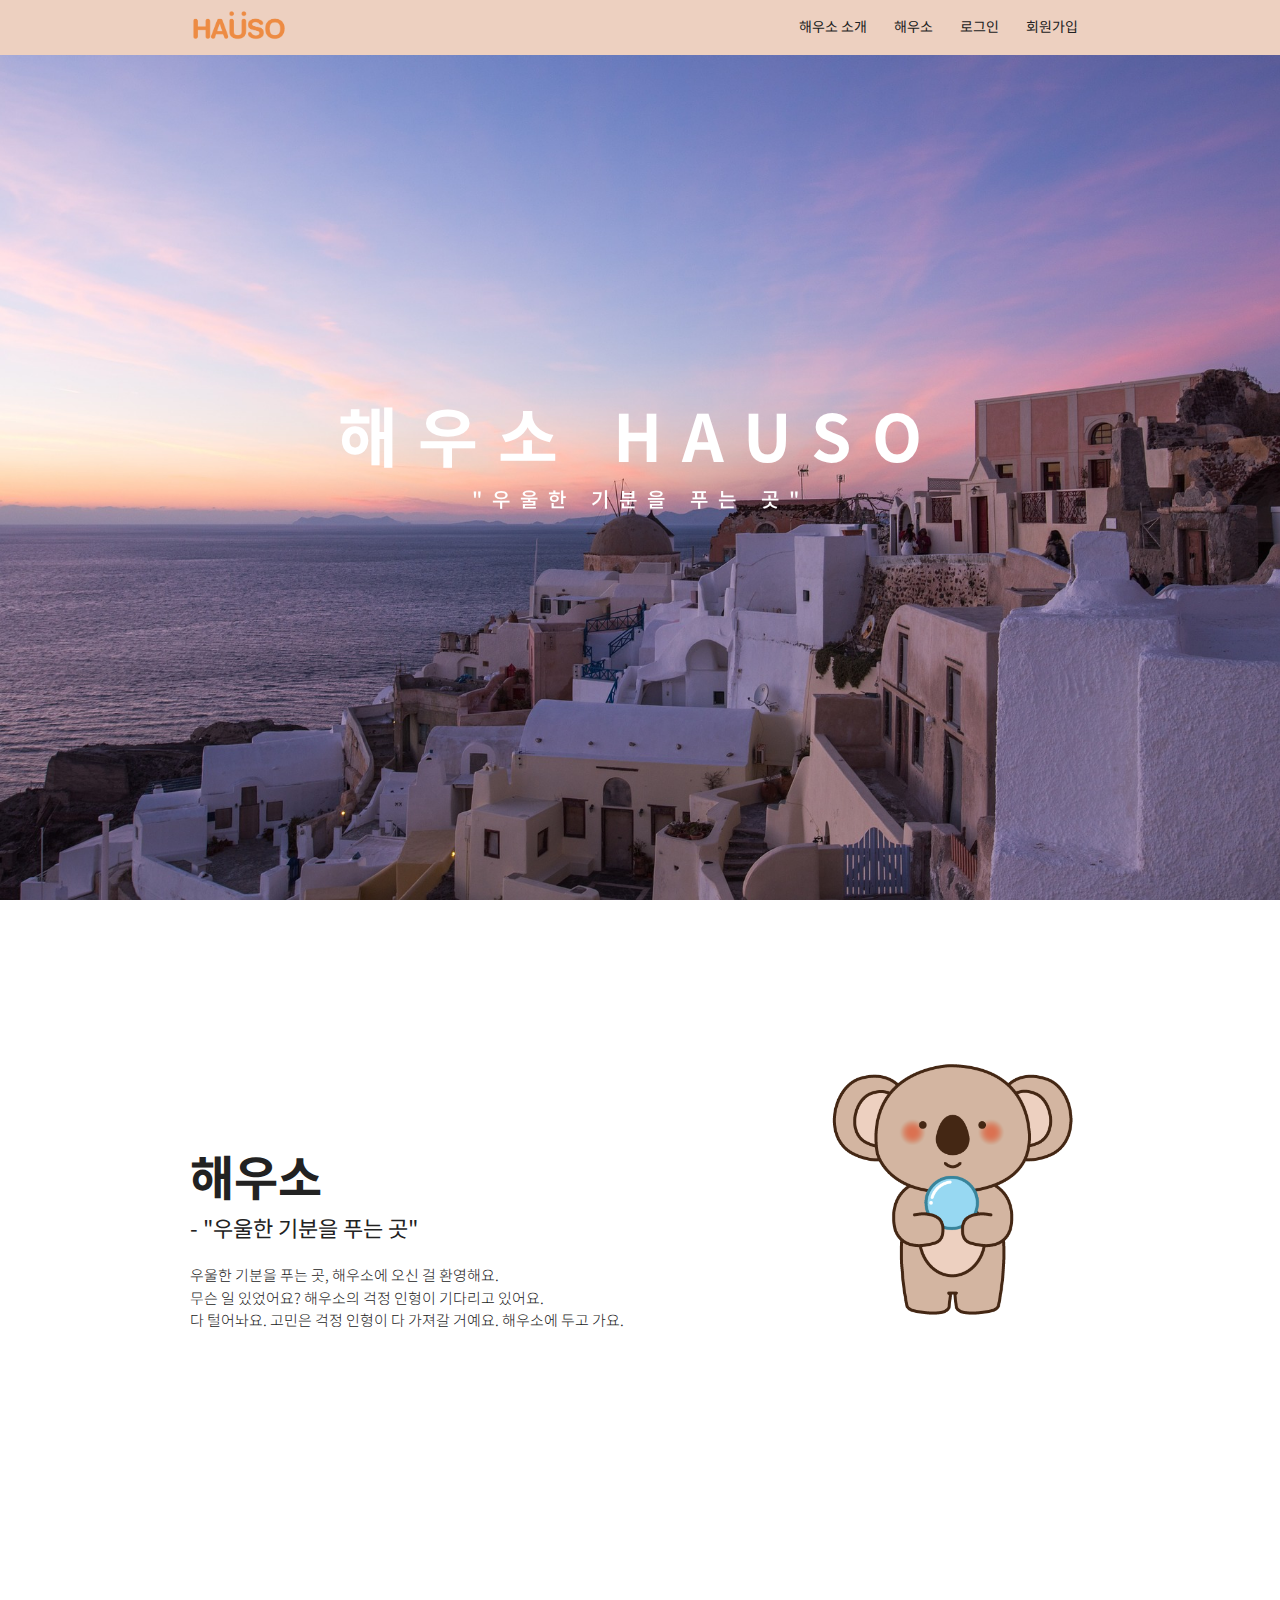
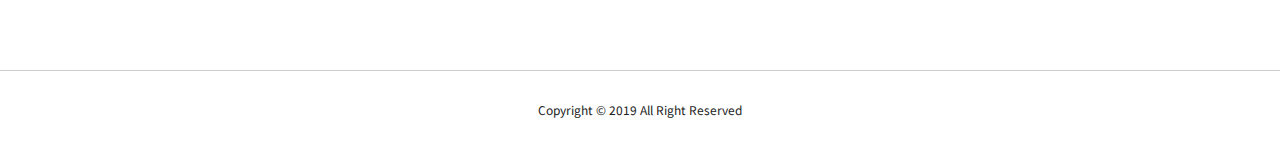
<file: index.html>
<!DOCTYPE html>
<html>
    <head>
        <title>해우소</title>
        <meta charset="utf-8">

        <!-- favicon -->
        <link rel="shortcut icon" href="img/favicon.ico">

        <!-- CSS style -->
        <link rel="stylesheet" href="CSS/style.css">
        <link rel="stylesheet" href="CSS/reset.css">

        <!-- 웹 폰트 -->
        <link href="https://fonts.googleapis.com/css?family=Noto+Sans+KR&display=swap" rel="stylesheet">
        <link href="https://fonts.googleapis.com/css?family=Nanum+Gothic&display=swap" rel="stylesheet">

        <!-- jQuery -->
        <script src="https://code.jquery.com/jquery-3.4.1.min.js"></script>

    </head>
    <body>
        <!-- header start -->
        <header>
            <!--navbar start-->
            <nav>
                <div class="header-container">
                    <a href="index.html" class="navbar-brand"><img src="img/main-logo.png"></a>
                    <ul class="nav">
                        <!--<li class="nav-item"><a class="nav-link top" href="#">메인 화면</a></li>-->
                        <li class="nav-item"><a class="nav-link" href="hauso-info.html">해우소 소개</a></li>
                        <li class="nav-item"><a class="nav-link" href="#">해우소</a></li>
                        <li class="nav-item"><a class="nav-link" href="sign-in.html">로그인</a></li>
                        <li class="nav-item"><a class="nav-link" href="sign-up.html">회원가입</a></li>
                    </ul>
                </div>
            </nav>
            <!--narbar end-->
        </header>

        <div class="parallax">
            <div class="main-tit bold">
                해우소 HAUSO<br>
                <div class="regular">"우울한 기분을 푸는 곳"</div>
            </div>
        </div>

        <header>
            <div class="container">
                <!--tit-container start-->
                <div id="tit-container">
                    <!--hero-area start-->
                    <div id="hero-area">
                        <p class="head-tit bold">해우소</p>
                        <p class="head-tit-mean">- "우울한 기분을 푸는 곳"</p>
                        <p class="head-section light">
                            우울한 기분을 푸는 곳, 해우소에 오신 걸 환영해요.<br>
                            무슨 일 있었어요? 해우소의 걱정 인형이 기다리고 있어요.<br>
                            다 털어놔요. 고민은 걱정 인형이 다 가져갈 거예요. 해우소에 두고 가요.<br>
                        </p>
                    </div>
                    <div class="hello">
                        <img src="img/hello.png" style="width: 250px;">
                    </div>
                    <!-- hero-area end -->
                
                </div>
                <!-- tit-container end -->
            </div>
        </header>
        <!-- header end -->

        <div id="footer">
            <div class="container">
                <h2 class="ir_pm">footer</h2>
                <div class="footer">
                    <address>Copyright © 2019 All Right Reserved</address>
                </div>
            </div>
        </div>
        
        <script>
            $('.nav .top').click(function(e){
                e.preventDefault();
                $('html, body').stop().animate({
                    scrollTop: 0
                },1100);
            });

            $('.nav a').click(function(e) {
                var goTo = $(this).attr('href');
                $("html, body").animate({scrollTop:$(goTo).offset().top-50}, 1100);
                e.preventDefault();
            });

            $('.info-menu a').click(function(e) {
                var goTo = $(this).attr('href');
                $("html, body").animate({scrollTop:$(goTo).offset().top-50}, 1100);
                e.preventDefault();
            });

        </script>
    </body>
</html>
</file>
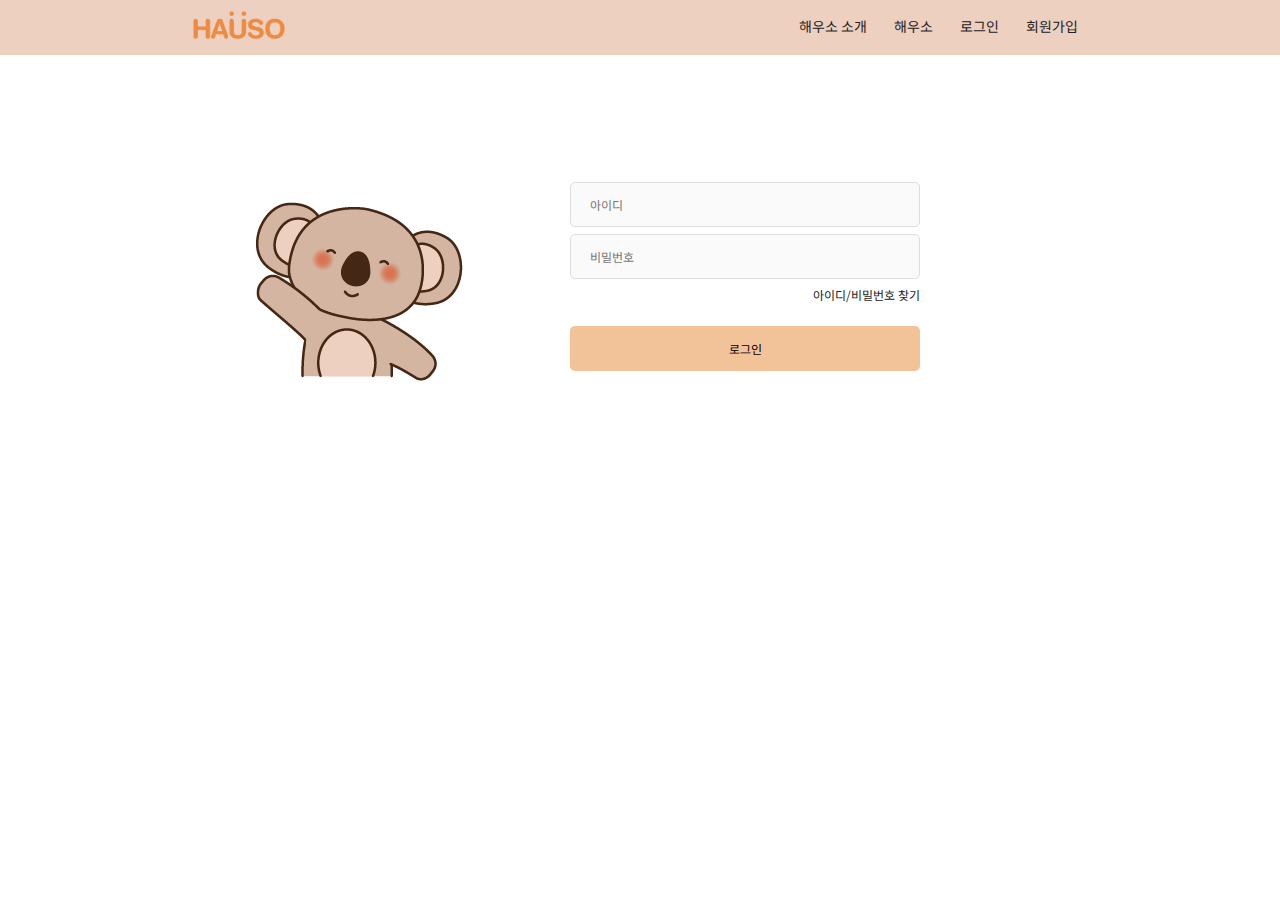
<file: sign-in.html>
<!DOCTYPE html>
<html>
    <head>
        <title>해우소 - 로그인</title>
        <meta charset="utf-8">

        <!-- favicon -->
        <link rel="shortcut icon" href="img/favicon.ico">

        <!-- CSS style -->
        <link rel="stylesheet" href="CSS/style.css">
        <link rel="stylesheet" href="CSS/reset.css">

        <!-- 웹 폰트 -->
        <link href="https://fonts.googleapis.com/css?family=Noto+Sans+KR&display=swap" rel="stylesheet">
        <link href="https://fonts.googleapis.com/css?family=Nanum+Gothic&display=swap" rel="stylesheet">

        <style>
            #content{ width: 900px; margin: 0 auto; overflow: hidden; }
            
            .login-img { margin-top: 180px; float: left; padding-left: 50px; }
            
            .sign-in { margin-top: 180px; float: left; padding-left: 100px; }

            body input {
                display: block;
                height: 45px;
                width: 350px;
                padding: 10px 19px;
                margin-bottom: 5px;
                box-sizing: border-box;
                border-radius: 5px;
                border: 1px solid #ddd;
                background: #fafafa;
            }

            .find { text-align: right; }

            .btn {
                margin: 0 auto;
                display: inline-block;
                line-height: 45px;
                width: 350px;
                background: #F2C299;
                border-radius: 5px;
                color: black;
                text-align: center;
            }

            .login-btn { margin: 20px auto; }
            .t_c{ text-align: center; }
        </style>
    </head>
    <body>
        <!-- header start -->
        <header>
            <!--navbar start-->
            <nav>
                <div class="header-container">
                    <a href="index.html" class="navbar-brand"><img src="img/main-logo.png"></a>
                    <ul class="nav">
                        <!--<li class="nav-item"><a class="nav-link top" href="#">메인 화면</a></li>-->
                        <li class="nav-item"><a class="nav-link" href="hauso-info.html">해우소 소개</a></li>
                        <li class="nav-item"><a class="nav-link" href="#">해우소</a></li>
                        <li class="nav-item"><a class="nav-link" href="sign-in.html">로그인</a></li>
                        <li class="nav-item"><a class="nav-link" href="sign-up.html">회원가입</a></li>
                    </ul>
                </div>
            </nav>
            <!--narbar end-->
        </header>
        
        <div id="content">
            <div class="login-img">
                <img src="img/login.png">
            </div>
            <form name="sign-in" class="sign-in" method="GET" action="#">
                <table>
                    <tr>
                        <td><input type="text" name="id-input" placeholder="아이디"/></td>
                    </tr>
                    <tr>
                        <td><input type="password" name="pw-input" placeholder="비밀번호"/></td>
                    </tr>
                    <tr>
                        <td>
                            <div class="find">
                                <a href="#">아이디/비밀번호 찾기</a>
                            </div>
                        </td>
                    </tr>
                    <tr>
                        <td>
                            <div class="login-btn">
                                <a href="#" class="btn">로그인</a>
                            </div>
                        </td>
                    </tr>
                </table>
                <!--<input type="text" name="id-input" placeholder="아이디"/>
                <input type="password" name="pw-input" placeholder="비밀번호"/>
                <div class="find">
                    <a href="#">아이디/비밀번호 찾기</a>
                </div>
                <div class="login-btn">
                    <a href="#" class="btn">로그인</a>
                </div>-->
            </form>
        </div>
    </body>
</html>
</file>
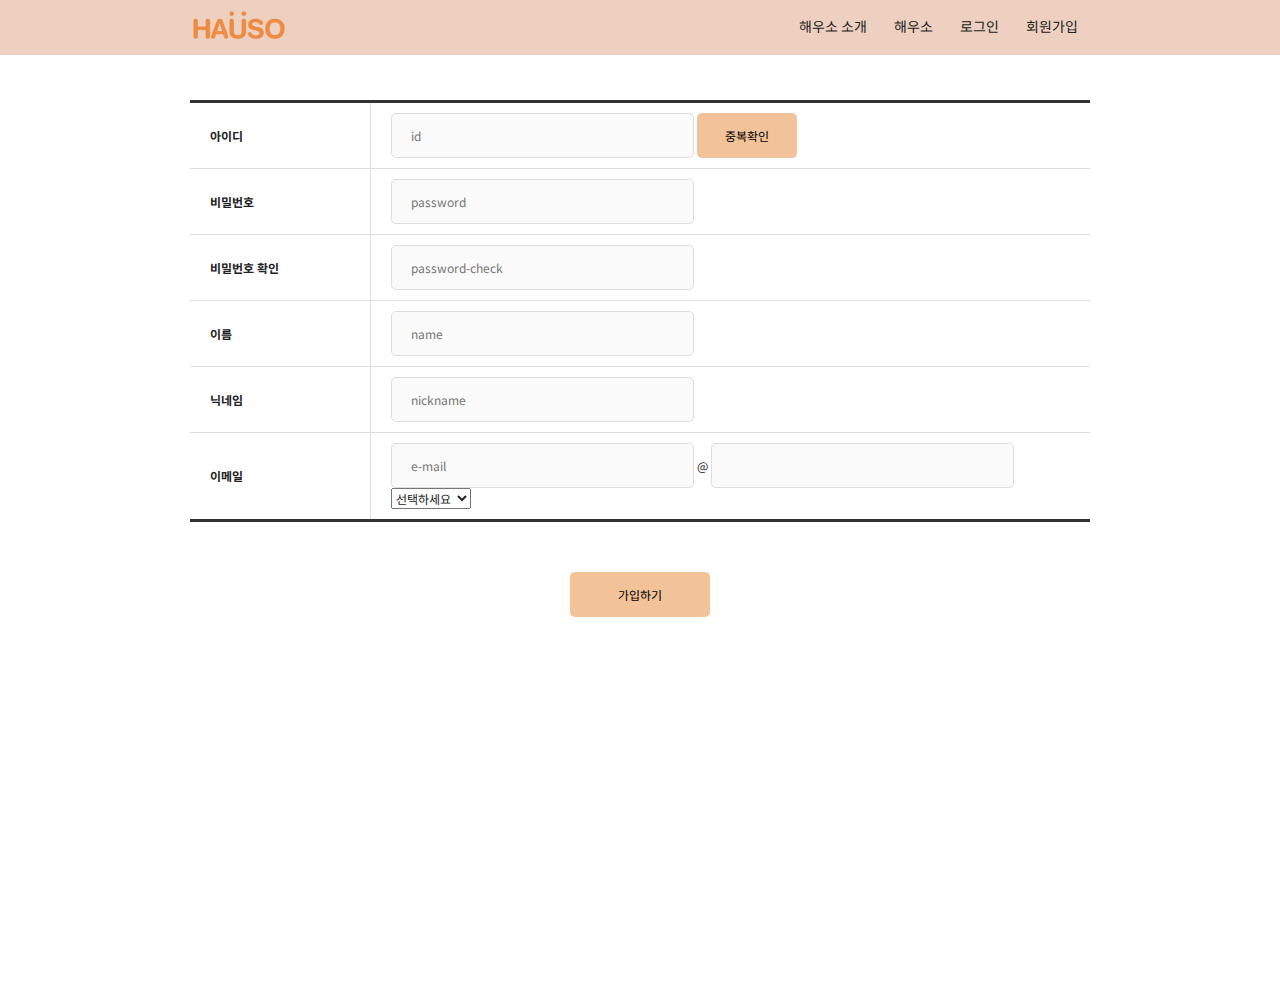
<file: sign-up.html>
<!DOCTYPE html>
<html>
    <head>
        <title>해우소 - 회원가입</title>
        <meta charset="utf-8">

        <!-- favicon -->
        <link rel="shortcut icon" href="img/favicon.ico">

        <!-- CSS style -->
        <link rel="stylesheet" href="CSS/style.css">
        <link rel="stylesheet" href="CSS/reset.css">

        <!-- 웹 폰트 -->
        <link href="https://fonts.googleapis.com/css?family=Noto+Sans+KR&display=swap" rel="stylesheet">
        <link href="https://fonts.googleapis.com/css?family=Nanum+Gothic&display=swap" rel="stylesheet">

        <!-- jQuery -->
        <script src="https://code.jquery.com/jquery-3.4.1.min.js"></script>

        <style>
            #content{ width: 900px; margin: 0 auto; height: inherit; }

            .signUpForm { margin-top: 100px; }
            .error-email { color: red; font-size: 11px; margin-top: 5px; }
            .error { color: red; font-size: 11px; margin-top: 5px; }
            .idspan { color: red; font-size: 11px; margin-top: 5px; }
            .pswdspan { color: red; font-size: 11px; margin-top: 5px; }
            .pswdchkspan { color: red; font-size: 11px; margin-top: 5px; }

            .sign-up { text-align: left; }
            table { border-collapse: collapse; border-top: 3px solid #333; border-bottom: 3px solid #333; width: 100%; }
            table input {
                height: 45px;
                padding: 10px 19px;
                box-sizing: border-box;
                border-radius: 5px;
                border: 1px solid #ddd;
                background: #fafafa;
            }
            table tbody tr th { padding: 18px 20px; border-right: 1px solid #ddd; width: 20%; }
            table tbody tr { border-bottom: 1px solid #ddd; }
            table tbody tr td { padding: 10px 20px; }
            table tbody tr td .btn {
                display: inline-block;
                line-height: 45px;
                width: 100px;
                background: #F2C299;
                border-radius: 5px;
                color: black;
                text-align: center;
            }
            .btn {
                margin: 0 auto;
                display: inline-block;
                line-height: 45px;
                width: 140px;
                background: #F2C299;
                border-radius: 5px;
                color: black;
                text-align: center;
            }
            .join-btn { margin: 50px auto; }
            .t_c{ text-align: center; }
            a:link, a:visited { text-decoration: none; }
        </style>
    </head>
    <body>
        <!-- header start -->
        <header>
            <!--navbar start-->
            <nav>
                <div class="header-container">
                    <a href="index.html" class="navbar-brand"><img src="img/main-logo.png"></a>
                    <ul class="nav">
                        <!--<li class="nav-item"><a class="nav-link top" href="#">메인 화면</a></li>-->
                        <li class="nav-item"><a class="nav-link" href="hauso-info.html">해우소 소개</a></li>
                        <li class="nav-item"><a class="nav-link" href="#">해우소</a></li>
                        <li class="nav-item"><a class="nav-link" href="sign-in.html">로그인</a></li>
                        <li class="nav-item"><a class="nav-link" href="sign-up.html">회원가입</a></li>
                    </ul>
                </div>
            </nav>
            <!--narbar end-->
        </header>

        <div id="content">
            <form name="signUpForm" class="signUpForm" method="POST" action="sign-up.php">
                <table class="sign-up">
                    <tbody>
                        <tr>
                            <th>
                                <label for="username">아이디</label>
                            </th>
                            <td>
                                <div class="id-box">
                                    <input type="text" placeholder="id" class="username" name="username" id="username"/>
                                    <a href="#" class="btn">중복확인</a>
                                </div>
                            </td>
                        </tr>
                        <tr>
                            <th>
                                <label for="password">비밀번호</label> 
                            </th>
                            <td>
                                <div class="pw-box">
                                    <input type="password" placeholder="password" class="password" name="password" id="password"/>
                                </div>
                            </td>
                        </tr>
                        <tr>
                            <th>
                                <label for="password-check"">비밀번호 확인</label>
                            </th>
                            <td>
                                <div class="pw_chk-box">
                                    <input type="password" placeholder="password-check" class="password-check" name="password-check" id="password-check"/>
                                </div>
                            </td>
                        </tr>
                        <tr>
                            <th>
                                <label for="name">이름</label>
                            </th>
                            <td>
                                <input type="text" placeholder="name" name="name" id="name"/>
                            </td>
                        </tr>
                        <tr>
                            <th>
                                <label for="nick">닉네임</label>
                            </th>
                            <td>
                                <input type="text" placeholder="nickname" name="nick" id="nick"/>
                            </td>
                        </tr>
                        <tr>
                            <th>
                                <label for="">이메일</label>
                            </th>
                            <td>
                                <input type="text" placeholder="e-mail" name="email"/>&nbsp;@&nbsp;<input type="text" id="email"/>
                                <select name="email-choose" onchange="choose(this.value)" style="vertical-align: middle">
                                    <option value="선택하세요" selected>선택하세요</option>
                                    <option value="naver.com">naver.com</option>
                                    <option value="daum.net">daum.net</option>
                                    <option value="gmail.com">gmail.com</option>
                                    <option value="">직접 입력</option>
                                </select>
                            </td>
                        </tr>
                    </tbody>
                </table>
                <div class="join-btn t_c">
                    <a href="sign-up.php" class="btn">가입하기</a>
                </div>
            </div>
        </form>
        
        <script>
            function choose(chObj) {
                if(chObj == "선택하세요") {
                    document.getElementById("error-email").style.display = "block";
                    document.getElementById("email").value = "";
                }
                else {
                    document.getElementById("error-email").style.display = "none";
                    document.getElementById("email").value = chObj;
                }
            }

            function check() {
                var data = document.signUpForm;
                if(data.username.value.lenght < 6) {
                    document.getElementById("idMsg").style.display = "block";
                }
                else {
                    document.getElementById("idMsg").style.display = "none";
                }
            }

            $(document).ready(function() {
                var chkeng = /[a-z]/;   // 영문 체크 정규식
                var chknum = /[0-9]/;   // 숫자 체크 정규식
                var chkkor = /[ㄱ-ㅎ|ㅏ-ㅣ|가-힣]/; // 한글 체크 정규식

                $(".username").keyup(function() {   // 아아디 입력이 될 때마다
                    $(".idspan").text("");
                    var idresult = $(this).val();
                    var idresulteng = chkeng.test(idresult);    // 영문이 있는지 체크
                    var idresultnum = chknum.test(idresult);    // 숫자가 있는지 체크
                    var idresultkor = chkkor.test(idresult);    // 한글이 있는지 체크

                    if(idresult.length < 5) {
                        $(".idspan").text("5~20자의 영문, 숫자가 포함된 아이디를 입력해주세요.");
                    } else if(idresult.length > 20) {
                        $(".idspan").text("5~20자의 영문, 숫자가 포함된 아이디를 입력해주세요.");
                    } else if(idresultkor != false) {
                        $(".idspan").text("한글이 포함된 아이디를 사용할 수 없습니다.");
                    } else if(idresulteng != true) {
                        $(".idspan").text("숫자와 영문이 모두 포함된 아이디를 입력해주세요.");
                    } else if(idresultnum != true) {
                        $(".idspan").text("숫자와 영문이 모두 포함된 아이디를 입력해주세요.");
                    } else {
                        $(".idspan").text("사용할 수 있는 아이디입니다!");
                    }
                })

                $(".password").keyup(function() {   // 비밀번호 입력이 될 때마다
                    $(".pswdspan").text("");
                    var pwresult = $(this).val();
                    var pwresulteng = chkeng.test(pwresult);    // 영문 체크
                    var pwresultnum = chknum.test(pwresult);    // 숫자 체크
                    var pwresultkor = chkkor.test(pwresult);    // 한글 체크

                    if(pwresult.length < 8) {
                        $(".pswdspan").text("8~16자 영문, 숫자를 사용하세요.");
                    } else if(pwresult.length > 16) {
                        $(".pswdspan").text("8~16자 영문, 숫자를 사용하세요.");
                    } else if(pwresultkor != false) {
                        $(".pswdspan").text("한글이 포함된 비밀번호를 사용할 수 없습니다.");
                    } else if(pwresulteng != true) {
                        $(".pswdspan").text("숫자와 영문이 모두 포함된 비밀번호를 입력해주세요.");
                    } else if(pwresultnum != true) {
                        $(".pswdspan").text("숫자와 영문이 모두 포함된 비밀번호를 입력해주세요.");
                    } else {
                        $(".pswdspan").text("사용할 수 있는 비밀번호입니다!");
                    }
                })

                $(".password-check").keyup(function() {
                    $(".pswdchkspan").text("");
                    var passresult = $(".pswdspan").val();
                    var checkpass = $(this).val();
                    
                    if(passresult.value == "") {
                        $(".pswdspan").text("비밀번호를 먼저 입력해주세요.");
                    } else if(passresult == checkpass) {
                        $(".pswdchkspan").text("비밀번호가 일치합니다!");
                    } else {
                        $(".pswdchkspan").text("비밀번호가 일치하지 않습니다. 다시 확인해주세요.");
                    } 
                })
            })
        </script>
    </body>
</html>
</file>
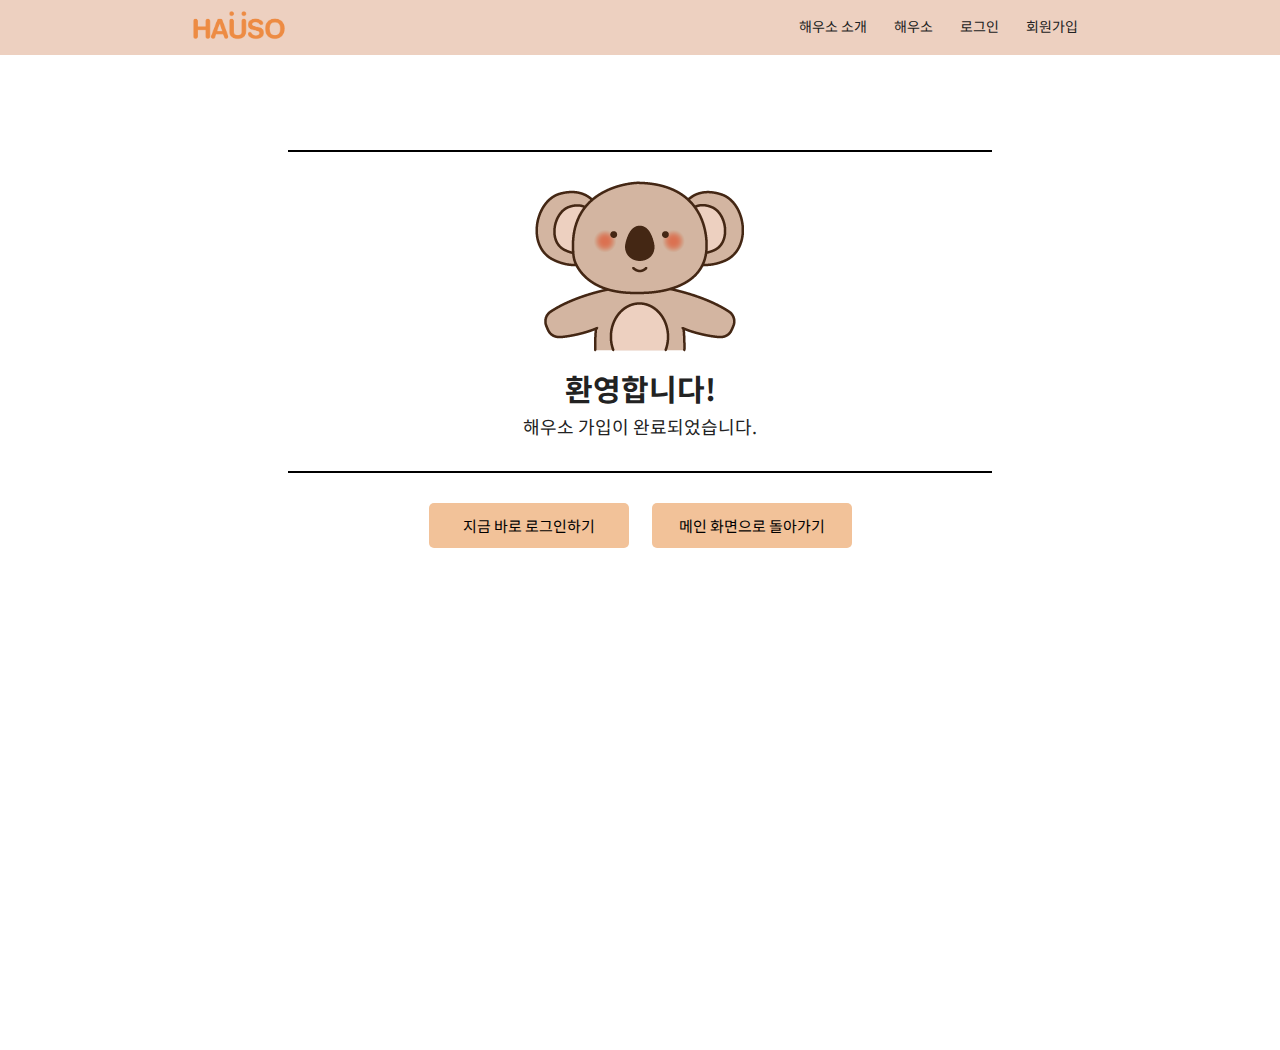
<file: welcome.html>
<!DOCTYPE html>
<html>
    <head>
        <title>해우소 - 회원가입 완료</title>
        <meta charset="utf-8">

        <!-- favicon -->
        <link rel="shortcut icon" href="img/favicon.ico">

        <!-- CSS style -->
        <link rel="stylesheet" href="CSS/style.css">
        <link rel="stylesheet" href="CSS/reset.css">

        <!-- 웹 폰트 -->
        <link href="https://fonts.googleapis.com/css?family=Noto+Sans+KR&display=swap" rel="stylesheet">
        <link href="https://fonts.googleapis.com/css?family=Nanum+Gothic&display=swap" rel="stylesheet">

        <style>
            #content{ width: 900px; margin: 0 auto; }
            table { text-align: center; margin: 150px auto 0; border-top: 2px solid black; border-bottom: 2px solid black; }
            table th { font-size: 30px; }
            table td { width: 700px; font-size: 18px; }
            .btn-area { text-align: center; margin-top: 30px; }
            .btn {
                margin: 0 10px;
                display: inline-block;
                line-height: 45px;
                width: 200px;
                background: #F2C299;
                border-radius: 5px;
                color: black;
                text-align: center;
                font-size: 15px;
            }
        </style>
    </head>
    <body>
        <!-- header start -->
        <header>
            <!--navbar start-->
            <nav>
                <div class="header-container">
                    <a href="index.html" class="navbar-brand"><img src="img/main-logo.png"></a>
                    <ul class="nav">
                        <!--<li class="nav-item"><a class="nav-link top" href="#">메인 화면</a></li>-->
                        <li class="nav-item"><a class="nav-link" href="hauso-info.html">해우소 소개</a></li>
                        <li class="nav-item"><a class="nav-link" href="#">해우소</a></li>
                        <li class="nav-item"><a class="nav-link" href="sign-in.html">로그인</a></li>
                        <li class="nav-item"><a class="nav-link" href="sign-up.html">회원가입</a></li>
                    </ul>
                </div>
            </nav>
            <!--narbar end-->
        </header>
        <div id="content">
            <table>
                <tr>
                    <td><img src="img/welcome.png"></td>
                </tr>
                <tr>
                    <th>환영합니다!</th>
                </tr>
                <tr>
                    <td>해우소 가입이 완료되었습니다.</td>
                </tr>
                <tr>
                    <td>&nbsp;</td>
                </tr>
            </table>
            <div class="btn-area">
                <a href="sign-in.html" class="btn">지금 바로 로그인하기</a>
                <a href="index.html" class="btn">메인 화면으로 돌아가기</a>
            </div>
        </div>
    </body>
</html>
</file>
<file: CSS/style.css>
.header-container{ width: 900px; margin: 0 auto; height: inherit; }
.container{ width: 900px; margin: 0 auto; height: inherit; }

/*
color : #F2C299;
logo-color : #ED8B43;

color1 : #F7E5DA;
color1 chg : #EDD0C0;
color2 : #ED8B43;
color3 : #442714;
*/

nav{ background-color: #EDD0C0; top: 0; width: 100%; position: fixed; }
ul.nav{ float:right; }
.nav{ text-align: right; margin-top: 16px; }
.nav li a{ font-size: 14px; color: #222; }
.navbar-brand { display: inline-block; font-size: 14px; margin: 10px 0 10px 0; }
.navbar-brand img { height: 30px; }
.nav-item{ display: inline-block; }
.nav-link{ padding: 5px 12px; vertical-align: middle; }
.nav-link:visited{ color:#222; }
.nav-link:hover{ color: #ED8B43; text-decoration: none; }

.head-tit{ font-size: 48px; }
.head-tit-mean{ font-size: 22px; }
.head-section{ font-size: 15px; margin-top: 20px; }

#tit-container{ margin-top: 150px; height: 600px; }
#hero-area{ display: inline-block; }
#log-box{ width: 340px; height: 240px; border: 1px solid black; border-radius: 5px; }
#log-in{ float:right; }
#log{ margin: 0 auto; width:285px; }

.hello { display: inline-block; padding: 0 0 0 200px; }

.log-textbox{ height: 40px; width: 280px; margin-top: 10px; }
.sign-btn{ height: 40px; width: 285px; margin-top: 4px; }
#sign-in{ background-color: #33cc33; border: none; margin-top: 35px; }

#hauso-info{ text-align: center; font-size: 15px; }
#hauso-info h4{ font-size: 48px; }
#hauso-info p{ margin: 5px 0 10px 0; }
#hauso-info div{ display: inline-block; }
#hauso-info a:hover{ color: #F2A88C; }
.info-menu{ font-size: 30px; margin-top: 50px; }
.menu1{ margin-right: 100px; }

.info-menu-area{ width: 100%; }
.menu1-area{ text-align: center; margin-top: 50px; }
.menu2-area{ margin-top: 50px; }

#footer{ border-top: 1px solid #ccc; margin-top: 20px; }
.footer{ padding: 30px; text-align: center; }
.footer address{ font-style: normal; }

body, html {
    height: 100%;
}

.parallax {
    /* The image used */
    background-image: url('../img/main6.jpg');
  
    /* Full height */
    height: 100%; 
  
    /* Create the parallax scrolling effect */
    background-attachment: fixed;
    background-position: center;
    background-repeat: no-repeat;
    background-size: cover;
}

.main-tit{ text-align: center; font-size: 65px; color: #fff; position: absolute; top: 50%; left: 50%; transform: translate(-50%,-50%); letter-spacing: 20px; }
.main-tit div{ font-size: 20px; letter-spacing: 10px; }
</file>
